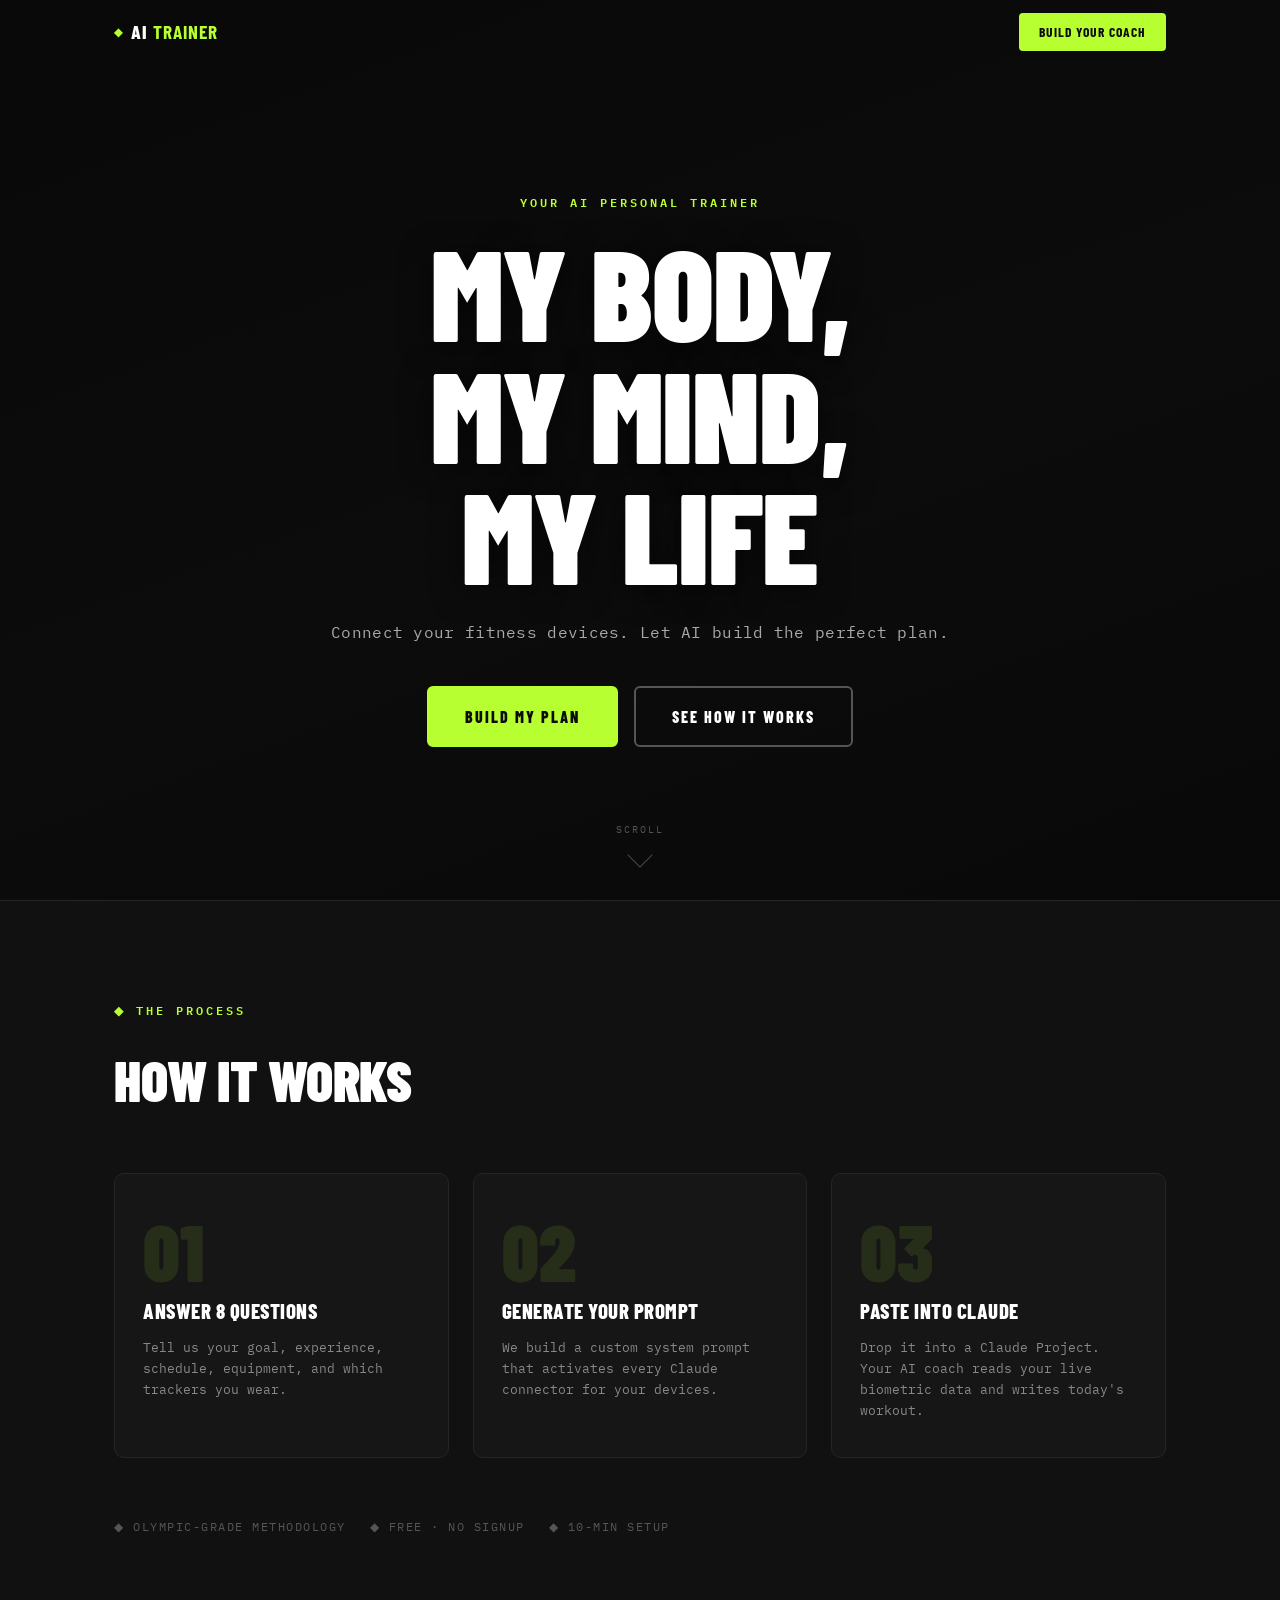
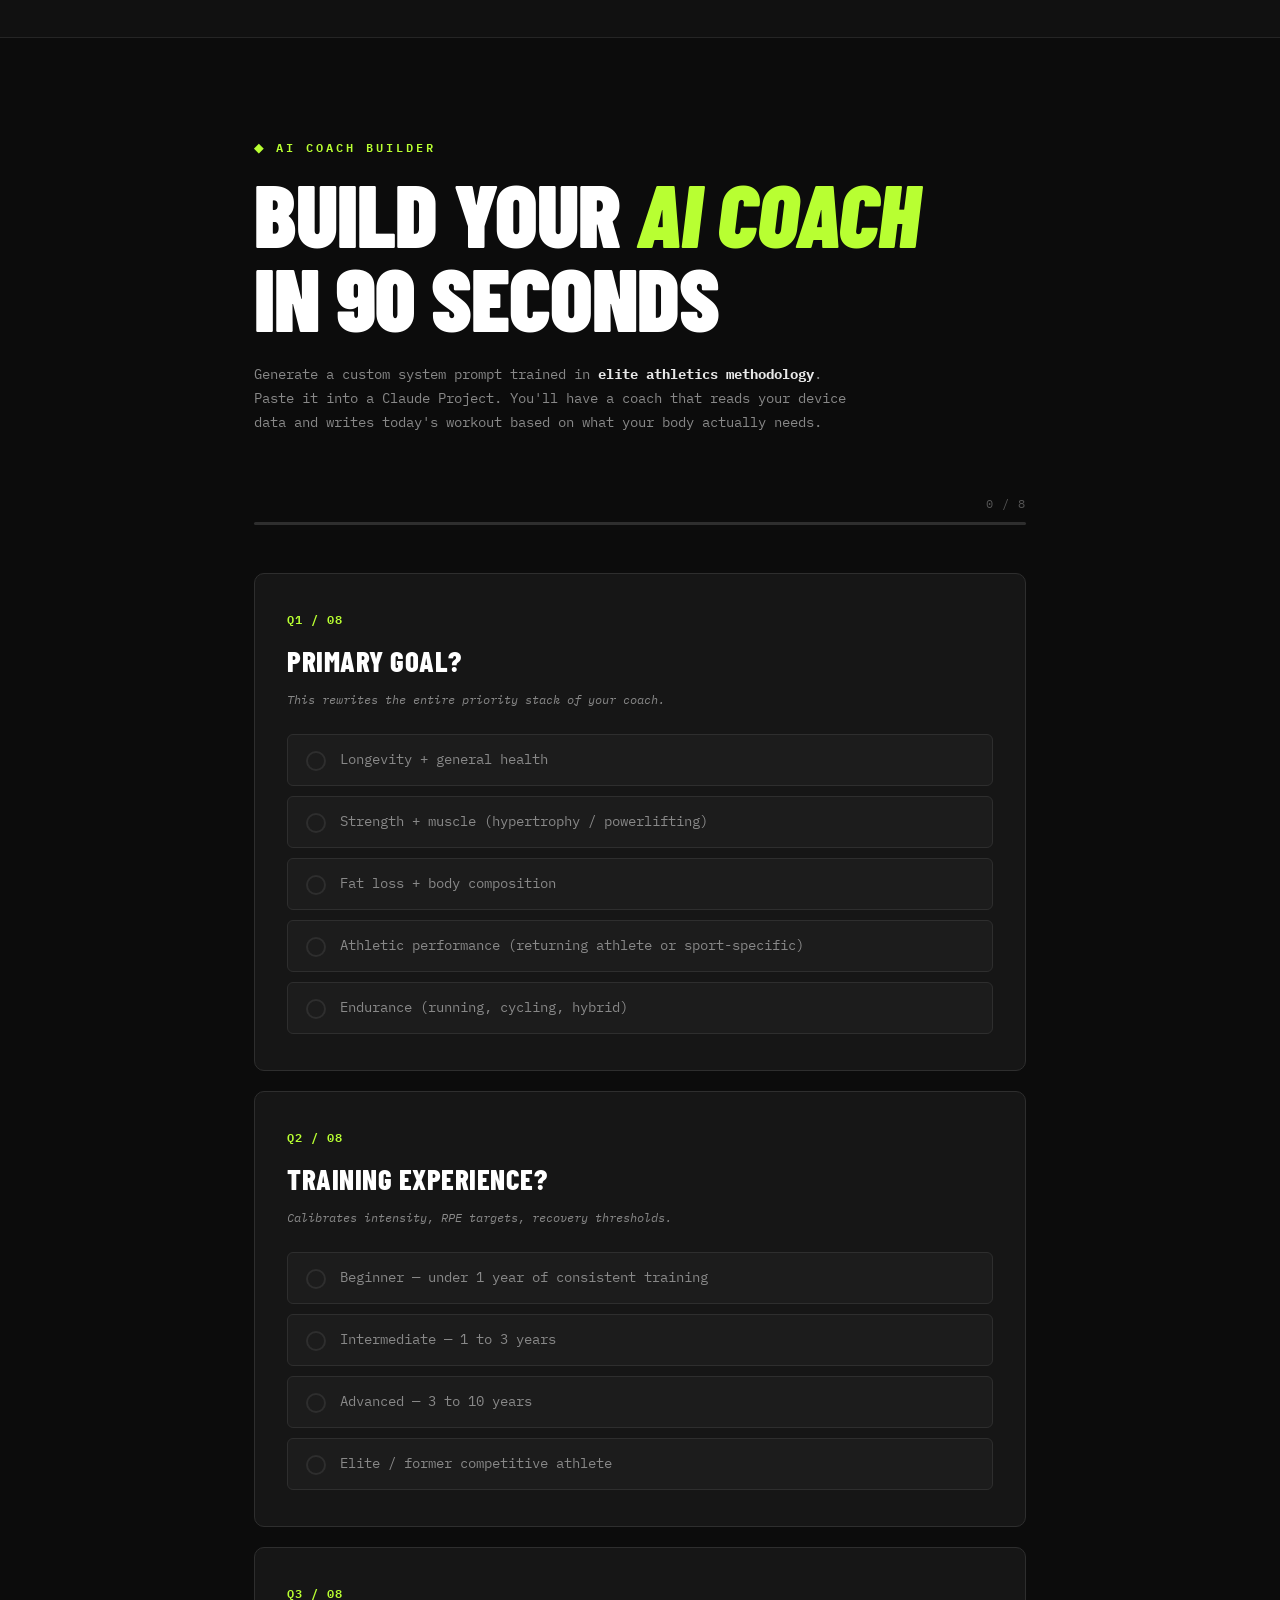
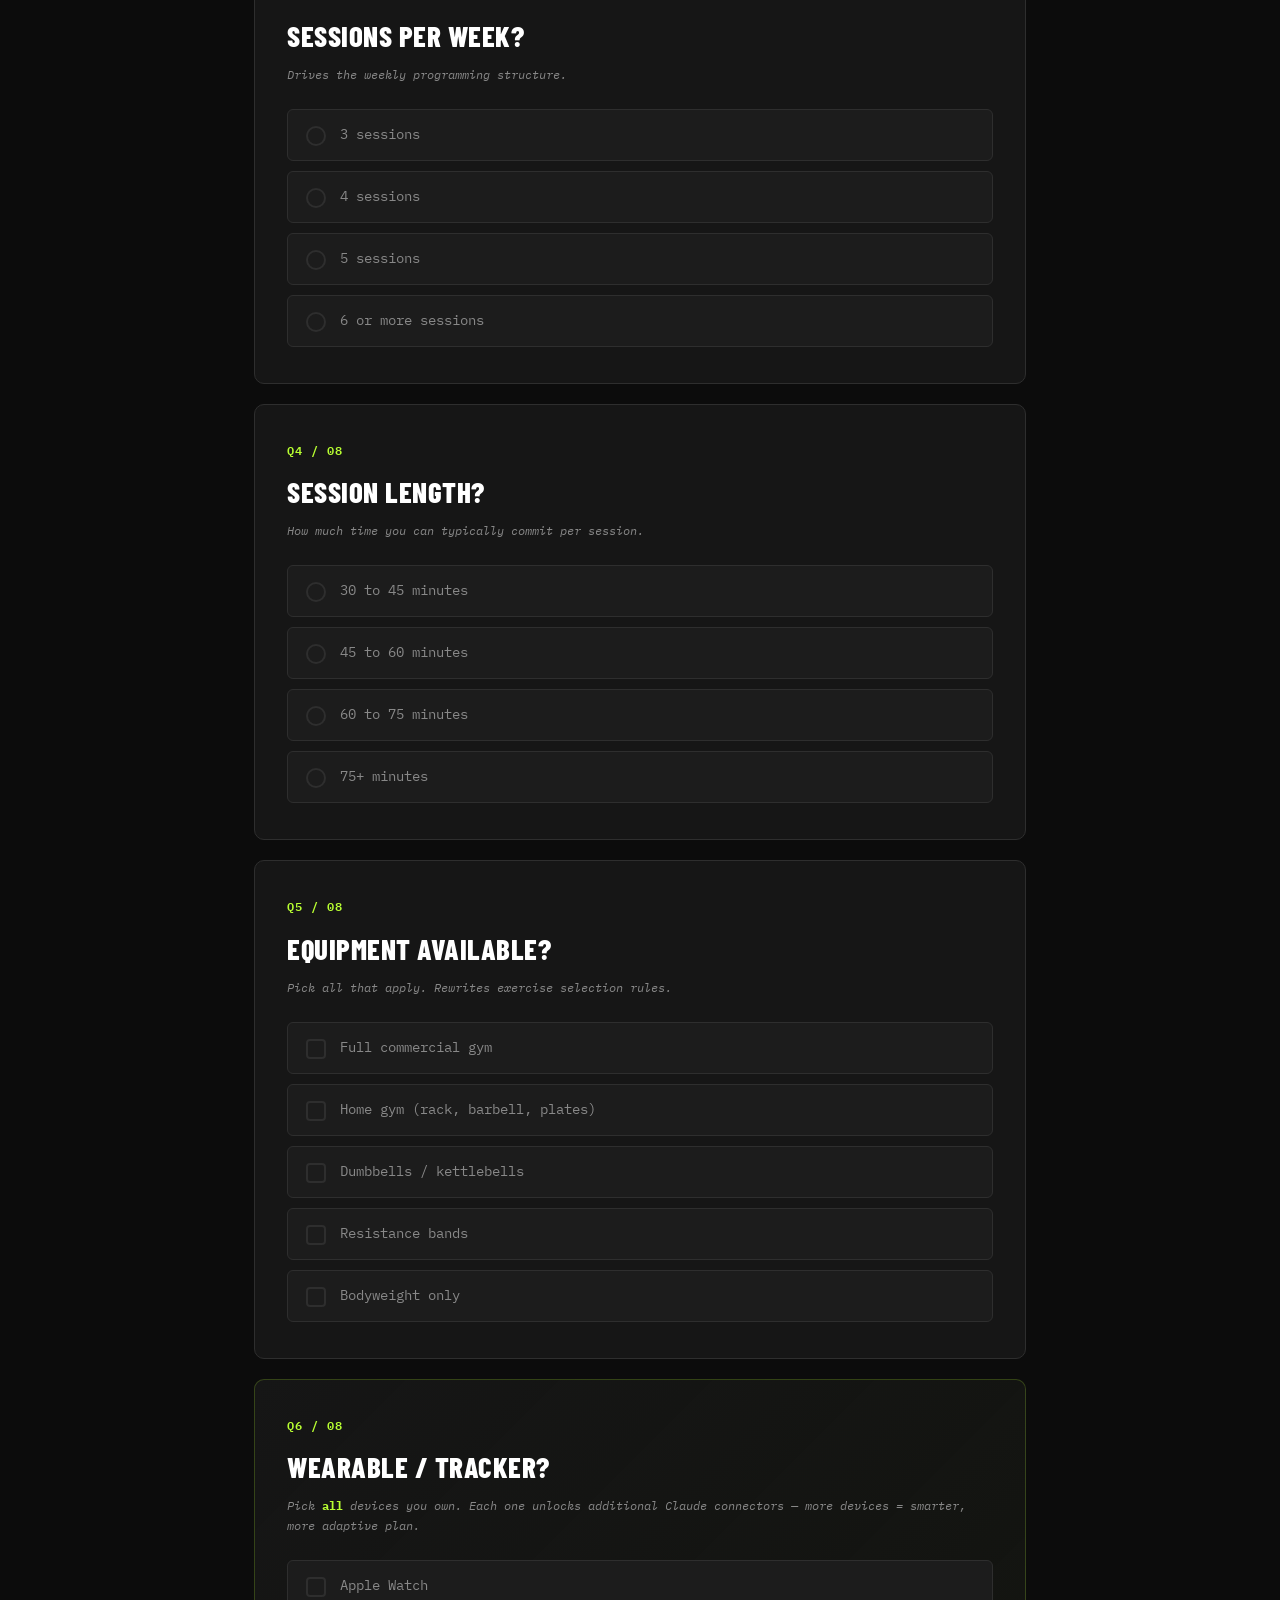
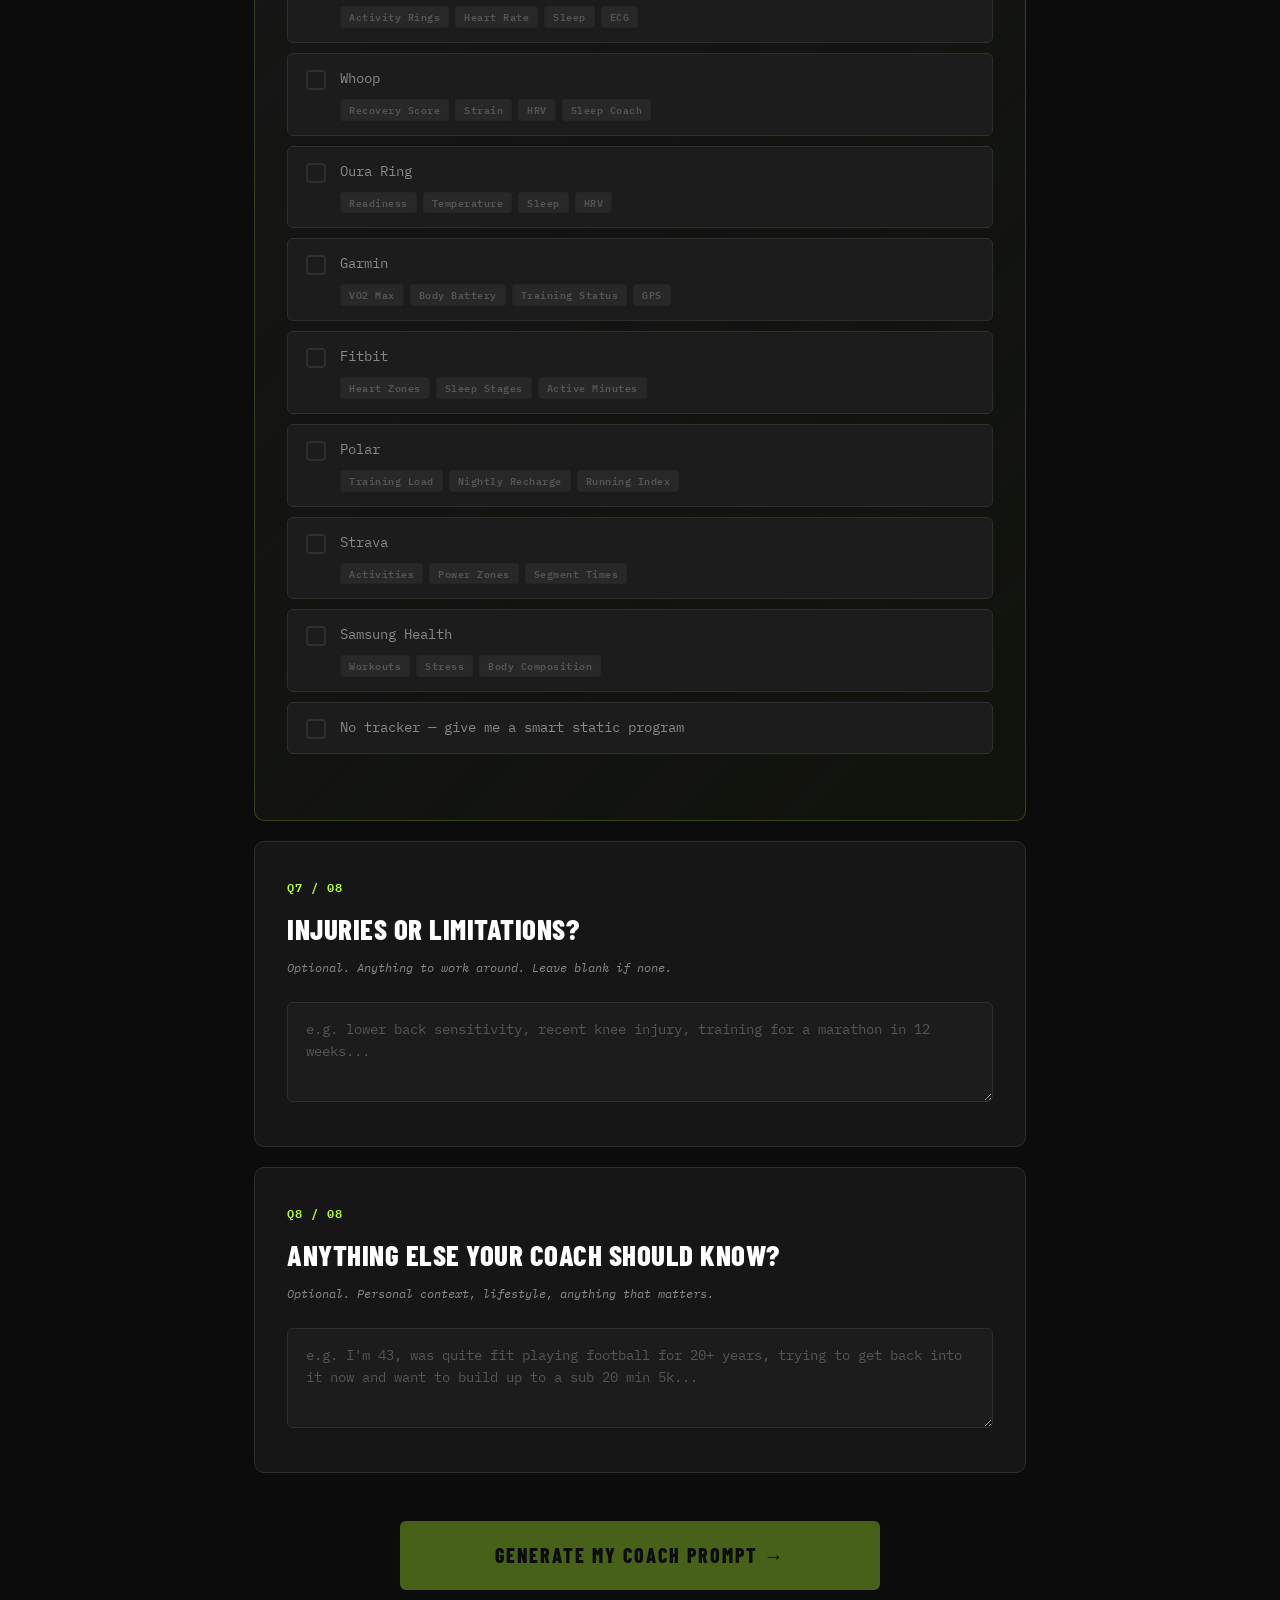
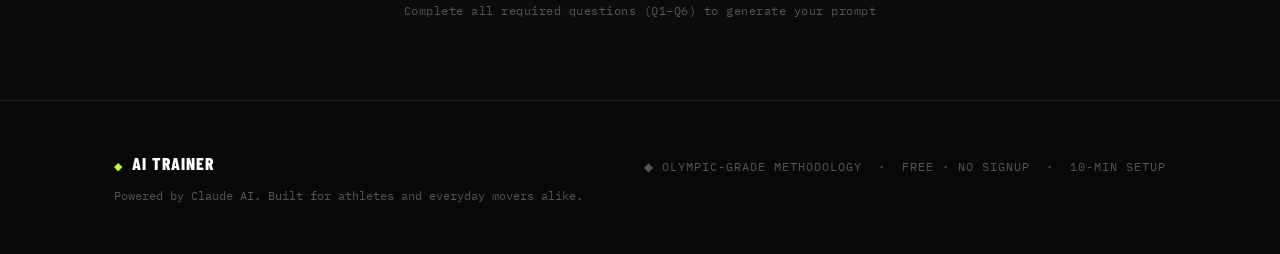
<file: src/index.html>
<!DOCTYPE html>
<html lang="en">
<head>
  <meta charset="UTF-8">
  <meta name="viewport" content="width=device-width, initial-scale=1.0">
  <link rel="stylesheet" href="styles.css">
  <title>AI Trainer — Build Your Coach</title>
  <link href="https://fonts.googleapis.com/css2?family=Barlow+Condensed:ital,wght@0,400;0,600;0,700;0,800;0,900;1,400;1,600;1,700&family=IBM+Plex+Mono:wght@400;500;600&display=swap" rel="stylesheet">
</head>
<body>

  <!-- NAV -->
  <nav class="navbar" id="navbar">
    <div class="nav-inner">
      <a href="#" class="nav-logo">
        <span class="logo-dot">◆</span>
        <span>AI <strong>TRAINER</strong></span>
      </a>
      <a href="#builder" class="nav-cta">Build Your Coach</a>
    </div>
  </nav>

  <!-- ══════════════ HERO ══════════════ -->
  <section class="hero" id="home">
    <div class="hero-overlay"></div>
    <div class="hero-content">
      <p class="hero-eyebrow">YOUR AI PERSONAL TRAINER</p>
      <h1 class="hero-title">MY BODY,<br>MY MIND,<br>MY LIFE</h1>
      <p class="hero-subtitle">Connect your fitness devices. Let AI build the perfect plan.</p>
      <div class="hero-actions">
        <a href="#builder" class="btn btn-primary">BUILD MY PLAN</a>
        <a href="#how-it-works" class="btn btn-ghost">See How It Works</a>
      </div>
    </div>
    <div class="hero-scroll">
      <span>Scroll</span>
      <div class="scroll-arrow"></div>
    </div>
  </section>

  <!-- ══════════════ HOW IT WORKS ══════════════ -->
  <section class="hiw-section" id="how-it-works">
    <div class="container">
      <p class="eyebrow">◆ THE PROCESS</p>
      <h2 class="hiw-title">How It Works</h2>
      <div class="hiw-grid">
        <div class="hiw-card">
          <div class="hiw-num">01</div>
          <h3>Answer 8 Questions</h3>
          <p>Tell us your goal, experience, schedule, equipment, and which trackers you wear.</p>
        </div>
        <div class="hiw-card">
          <div class="hiw-num">02</div>
          <h3>Generate Your Prompt</h3>
          <p>We build a custom system prompt that activates every Claude connector for your devices.</p>
        </div>
        <div class="hiw-card">
          <div class="hiw-num">03</div>
          <h3>Paste Into Claude</h3>
          <p>Drop it into a Claude Project. Your AI coach reads your live biometric data and writes today's workout.</p>
        </div>
      </div>
      <div class="hiw-badges">
        <span>◆ OLYMPIC-GRADE METHODOLOGY</span>
        <span>◆ FREE · NO SIGNUP</span>
        <span>◆ 10-MIN SETUP</span>
      </div>
    </div>
  </section>

  <!-- ══════════════ BUILDER ══════════════ -->
  <section class="builder-section" id="builder">
    <div class="builder-header">
      <div class="builder-brand">◆ AI COACH BUILDER</div>
      <h2 class="builder-title">BUILD YOUR <em>AI COACH</em><br>IN 90 SECONDS</h2>
      <p class="builder-sub">Generate a custom system prompt trained in <strong>elite athletics methodology</strong>. Paste it into a Claude Project. You'll have a coach that reads your device data and writes today's workout based on what your body actually needs.</p>
    </div>

    <!-- Progress bar -->
    <div class="progress-wrap">
      <div class="progress-label">
        <span id="progressText">0 / 8</span>
      </div>
      <div class="progress-track">
        <div class="progress-fill" id="progressFill" style="width:0%"></div>
      </div>
    </div>

    <div class="questions-wrap">

      <!-- Q1 -->
      <div class="q-card" data-q="1">
        <div class="q-num">Q1 / 08</div>
        <h3 class="q-title">PRIMARY GOAL?</h3>
        <p class="q-hint">This rewrites the entire priority stack of your coach.</p>
        <div class="options" data-type="radio" data-key="goal">
          <label class="option"><input type="radio" name="goal" value="longevity"><span class="opt-box"></span><span class="opt-label">Longevity + general health</span></label>
          <label class="option"><input type="radio" name="goal" value="strength"><span class="opt-box"></span><span class="opt-label">Strength + muscle (hypertrophy / powerlifting)</span></label>
          <label class="option"><input type="radio" name="goal" value="fat_loss"><span class="opt-box"></span><span class="opt-label">Fat loss + body composition</span></label>
          <label class="option"><input type="radio" name="goal" value="athletic"><span class="opt-box"></span><span class="opt-label">Athletic performance (returning athlete or sport-specific)</span></label>
          <label class="option"><input type="radio" name="goal" value="endurance"><span class="opt-box"></span><span class="opt-label">Endurance (running, cycling, hybrid)</span></label>
        </div>
      </div>

      <!-- Q2 -->
      <div class="q-card" data-q="2">
        <div class="q-num">Q2 / 08</div>
        <h3 class="q-title">TRAINING EXPERIENCE?</h3>
        <p class="q-hint">Calibrates intensity, RPE targets, recovery thresholds.</p>
        <div class="options" data-type="radio" data-key="experience">
          <label class="option"><input type="radio" name="experience" value="beginner"><span class="opt-box"></span><span class="opt-label">Beginner — under 1 year of consistent training</span></label>
          <label class="option"><input type="radio" name="experience" value="intermediate"><span class="opt-box"></span><span class="opt-label">Intermediate — 1 to 3 years</span></label>
          <label class="option"><input type="radio" name="experience" value="advanced"><span class="opt-box"></span><span class="opt-label">Advanced — 3 to 10 years</span></label>
          <label class="option"><input type="radio" name="experience" value="elite"><span class="opt-box"></span><span class="opt-label">Elite / former competitive athlete</span></label>
        </div>
      </div>

      <!-- Q3 -->
      <div class="q-card" data-q="3">
        <div class="q-num">Q3 / 08</div>
        <h3 class="q-title">SESSIONS PER WEEK?</h3>
        <p class="q-hint">Drives the weekly programming structure.</p>
        <div class="options" data-type="radio" data-key="sessions">
          <label class="option"><input type="radio" name="sessions" value="3"><span class="opt-box"></span><span class="opt-label">3 sessions</span></label>
          <label class="option"><input type="radio" name="sessions" value="4"><span class="opt-box"></span><span class="opt-label">4 sessions</span></label>
          <label class="option"><input type="radio" name="sessions" value="5"><span class="opt-box"></span><span class="opt-label">5 sessions</span></label>
          <label class="option"><input type="radio" name="sessions" value="6"><span class="opt-box"></span><span class="opt-label">6 or more sessions</span></label>
        </div>
      </div>

      <!-- Q4 -->
      <div class="q-card" data-q="4">
        <div class="q-num">Q4 / 08</div>
        <h3 class="q-title">SESSION LENGTH?</h3>
        <p class="q-hint">How much time you can typically commit per session.</p>
        <div class="options" data-type="radio" data-key="duration">
          <label class="option"><input type="radio" name="duration" value="30-45"><span class="opt-box"></span><span class="opt-label">30 to 45 minutes</span></label>
          <label class="option"><input type="radio" name="duration" value="45-60"><span class="opt-box"></span><span class="opt-label">45 to 60 minutes</span></label>
          <label class="option"><input type="radio" name="duration" value="60-75"><span class="opt-box"></span><span class="opt-label">60 to 75 minutes</span></label>
          <label class="option"><input type="radio" name="duration" value="75+"><span class="opt-box"></span><span class="opt-label">75+ minutes</span></label>
        </div>
      </div>

      <!-- Q5 -->
      <div class="q-card" data-q="5">
        <div class="q-num">Q5 / 08</div>
        <h3 class="q-title">EQUIPMENT AVAILABLE?</h3>
        <p class="q-hint">Pick all that apply. Rewrites exercise selection rules.</p>
        <div class="options" data-type="checkbox" data-key="equipment">
          <label class="option"><input type="checkbox" name="equipment" value="full_gym"><span class="opt-box"></span><span class="opt-label">Full commercial gym</span></label>
          <label class="option"><input type="checkbox" name="equipment" value="home_gym"><span class="opt-box"></span><span class="opt-label">Home gym (rack, barbell, plates)</span></label>
          <label class="option"><input type="checkbox" name="equipment" value="dumbbells"><span class="opt-box"></span><span class="opt-label">Dumbbells / kettlebells</span></label>
          <label class="option"><input type="checkbox" name="equipment" value="bands"><span class="opt-box"></span><span class="opt-label">Resistance bands</span></label>
          <label class="option"><input type="checkbox" name="equipment" value="bodyweight"><span class="opt-box"></span><span class="opt-label">Bodyweight only</span></label>
        </div>
      </div>

      <!-- Q6 — MULTI-SELECT TRACKERS -->
      <div class="q-card q-card--highlight" data-q="6">
        <div class="q-num">Q6 / 08</div>
        <h3 class="q-title">WEARABLE / TRACKER?</h3>
        <p class="q-hint">Pick <strong>all</strong> devices you own. Each one unlocks additional Claude connectors — more devices = smarter, more adaptive plan.</p>
        <div class="options" data-type="checkbox" data-key="trackers">
          <label class="option tracker-opt" data-connectors="apple_health_activity,apple_health_heart,apple_health_sleep,apple_health_mindfulness,apple_health_workouts">
            <input type="checkbox" name="trackers" value="apple_watch">
            <span class="opt-box"></span>
            <span class="opt-label">Apple Watch
              <span class="connector-pills">
                <span class="cpill">Activity Rings</span><span class="cpill">Heart Rate</span><span class="cpill">Sleep</span><span class="cpill">ECG</span>
              </span>
            </span>
          </label>
          <label class="option tracker-opt" data-connectors="whoop_recovery,whoop_strain,whoop_sleep,whoop_hrv,whoop_respiratory_rate">
            <input type="checkbox" name="trackers" value="whoop">
            <span class="opt-box"></span>
            <span class="opt-label">Whoop
              <span class="connector-pills">
                <span class="cpill">Recovery Score</span><span class="cpill">Strain</span><span class="cpill">HRV</span><span class="cpill">Sleep Coach</span>
              </span>
            </span>
          </label>
          <label class="option tracker-opt" data-connectors="oura_readiness,oura_sleep_score,oura_activity,oura_temperature,oura_hrv">
            <input type="checkbox" name="trackers" value="oura">
            <span class="opt-box"></span>
            <span class="opt-label">Oura Ring
              <span class="connector-pills">
                <span class="cpill">Readiness</span><span class="cpill">Temperature</span><span class="cpill">Sleep</span><span class="cpill">HRV</span>
              </span>
            </span>
          </label>
          <label class="option tracker-opt" data-connectors="garmin_activities,garmin_vo2max,garmin_stress,garmin_body_battery,garmin_sleep,garmin_training_status">
            <input type="checkbox" name="trackers" value="garmin">
            <span class="opt-box"></span>
            <span class="opt-label">Garmin
              <span class="connector-pills">
                <span class="cpill">VO2 Max</span><span class="cpill">Body Battery</span><span class="cpill">Training Status</span><span class="cpill">GPS</span>
              </span>
            </span>
          </label>
          <label class="option tracker-opt" data-connectors="fitbit_steps,fitbit_sleep,fitbit_heart_zones,fitbit_calories,fitbit_active_zone_minutes">
            <input type="checkbox" name="trackers" value="fitbit">
            <span class="opt-box"></span>
            <span class="opt-label">Fitbit
              <span class="connector-pills">
                <span class="cpill">Heart Zones</span><span class="cpill">Sleep Stages</span><span class="cpill">Active Minutes</span>
              </span>
            </span>
          </label>
          <label class="option tracker-opt" data-connectors="polar_training_load,polar_nightly_recharge,polar_orthostatic,polar_running_index">
            <input type="checkbox" name="trackers" value="polar">
            <span class="opt-box"></span>
            <span class="opt-label">Polar
              <span class="connector-pills">
                <span class="cpill">Training Load</span><span class="cpill">Nightly Recharge</span><span class="cpill">Running Index</span>
              </span>
            </span>
          </label>
          <label class="option tracker-opt" data-connectors="strava_activities,strava_segments,strava_power_zones,strava_training_load">
            <input type="checkbox" name="trackers" value="strava">
            <span class="opt-box"></span>
            <span class="opt-label">Strava
              <span class="connector-pills">
                <span class="cpill">Activities</span><span class="cpill">Power Zones</span><span class="cpill">Segment Times</span>
              </span>
            </span>
          </label>
          <label class="option tracker-opt" data-connectors="samsung_health_workout,samsung_health_sleep,samsung_health_stress,samsung_health_body_composition">
            <input type="checkbox" name="trackers" value="samsung">
            <span class="opt-box"></span>
            <span class="opt-label">Samsung Health
              <span class="connector-pills">
                <span class="cpill">Workouts</span><span class="cpill">Stress</span><span class="cpill">Body Composition</span>
              </span>
            </span>
          </label>
          <label class="option tracker-opt" data-connectors="">
            <input type="checkbox" name="trackers" value="no_tracker">
            <span class="opt-box"></span>
            <span class="opt-label">No tracker — give me a smart static program</span>
          </label>
        </div>
        <p class="tracker-note" id="connectorCount"></p>
      </div>

      <!-- Q7 -->
      <div class="q-card" data-q="7">
        <div class="q-num">Q7 / 08</div>
        <h3 class="q-title">INJURIES OR LIMITATIONS?</h3>
        <p class="q-hint">Optional. Anything to work around. Leave blank if none.</p>
        <textarea class="q-textarea" id="injuries" placeholder="e.g. lower back sensitivity, recent knee injury, training for a marathon in 12 weeks..."></textarea>
      </div>

      <!-- Q8 -->
      <div class="q-card" data-q="8">
        <div class="q-num">Q8 / 08</div>
        <h3 class="q-title">ANYTHING ELSE YOUR COACH SHOULD KNOW?</h3>
        <p class="q-hint">Optional. Personal context, lifestyle, anything that matters.</p>
        <textarea class="q-textarea" id="extra" placeholder="e.g. I'm 43, was quite fit playing football for 20+ years, trying to get back into it now and want to build up to a sub 20 min 5k..."></textarea>
      </div>

    </div><!-- /questions-wrap -->

    <!-- GENERATE BUTTON -->
    <div class="generate-wrap">
      <button class="btn-generate" id="generateBtn" onclick="generatePrompt()">
        GENERATE MY COACH PROMPT →
      </button>
      <p class="generate-hint" id="generateHint">Complete all required questions to generate your prompt</p>
    </div>

  </section>

  <!-- ══════════════ PROMPT OUTPUT ══════════════ -->
  <section class="output-section" id="output" style="display:none;">
    <div class="container">
      <p class="eyebrow">◆ YOUR PERSONALISED SYSTEM PROMPT</p>
      <h2 class="output-title">PASTE INTO A CLAUDE PROJECT</h2>
      <p class="output-sub">This prompt activates all connectors for your selected devices. Paste it as the <strong>System Prompt</strong> in a new Claude Project — then start chatting to get your plan.</p>

      <div class="prompt-card">
        <div class="prompt-card-header">
          <span class="prompt-card-label">◆ CLAUDE SYSTEM PROMPT — READY TO COPY</span>
          <button class="copy-btn" id="copyBtn" onclick="copyPrompt()">
            <span id="copyBtnText">COPY PROMPT</span>
          </button>
        </div>
        <pre class="prompt-pre" id="promptOutput"></pre>
      </div>

      <div class="connectors-activated" id="connectorsActivated"></div>

      <div class="next-steps-card">
        <h3>◆ NEXT STEPS</h3>
        <ol>
          <li>Click <strong>COPY PROMPT</strong> above</li>
          <li>Go to <a href="https://claude.ai" target="_blank" rel="noopener">claude.ai</a> → <strong>Projects</strong> → <strong>New Project</strong></li>
          <li>Paste as the <strong>Project Instructions / System Prompt</strong></li>
          <li>Claude will request access to each device connector — approve them all</li>
          <li>Ask: <em>"Write today's training session based on my current data"</em></li>
        </ol>
      </div>

      <div class="rebuild-wrap">
        <button class="btn-rebuild" onclick="scrollToBuilder()">← Rebuild My Prompt</button>
      </div>
    </div>
  </section>

  <!-- FOOTER -->
  <footer class="footer">
    <div class="container footer-inner">
      <div>
        <span class="logo-dot">◆</span>
        <strong> AI TRAINER</strong>
        <p>Powered by Claude AI. Built for athletes and everyday movers alike.</p>
      </div>
      <div class="footer-note">
        <p>◆ OLYMPIC-GRADE METHODOLOGY &nbsp;·&nbsp; FREE · NO SIGNUP &nbsp;·&nbsp; 10-MIN SETUP</p>
      </div>
    </div>
  </footer>

  <script src="app.js"></script>
</body>
</html>
</file>
<file: src/styles.css>
/* ===== RESET ===== */
*, *::before, *::after { box-sizing: border-box; margin: 0; padding: 0; }

:root {
  --lime: #b8ff32;
  --lime-dim: rgba(184,255,50,0.12);
  --lime-border: rgba(184,255,50,0.35);
  --bg: #0c0c0c;
  --bg2: #111111;
  --card: #161616;
  --card2: #1c1c1c;
  --border: #252525;
  --border2: #2e2e2e;
  --text: #e8e8e8;
  --text-muted: #888;
  --text-dim: #555;
  --white: #ffffff;
  --radius: 10px;
  --transition: 0.2s ease;
}

html { scroll-behavior: smooth; }
body {
  font-family: 'IBM Plex Mono', 'Courier New', monospace;
  background: var(--bg);
  color: var(--text);
  line-height: 1.6;
}
a { color: var(--lime); text-decoration: none; }

/* ===== NAV ===== */
.navbar {
  position: fixed; top: 0; left: 0; right: 0;
  z-index: 1000;
  background: transparent;
  transition: background var(--transition);
}
.navbar.scrolled {
  background: rgba(12,12,12,0.96);
  border-bottom: 1px solid var(--border);
  backdrop-filter: blur(8px);
}
.nav-inner {
  max-width: 1100px; margin: 0 auto; padding: 0 24px;
  height: 64px;
  display: flex; align-items: center; justify-content: space-between;
}
.nav-logo {
  font-family: 'Barlow Condensed', sans-serif;
  font-size: 1.2rem; font-weight: 800; letter-spacing: 1px;
  color: var(--white); display: flex; align-items: center; gap: 8px;
}
.nav-logo strong { color: var(--lime); }
.logo-dot { color: var(--lime); font-size: 0.7rem; }
.nav-cta {
  font-family: 'Barlow Condensed', sans-serif;
  font-size: 0.85rem; font-weight: 700; letter-spacing: 1px;
  text-transform: uppercase;
  background: var(--lime); color: #0c0c0c;
  padding: 8px 20px; border-radius: 4px;
  transition: opacity var(--transition);
}
.nav-cta:hover { opacity: 0.85; }

/* ===== BUTTONS ===== */
.btn {
  display: inline-flex; align-items: center; justify-content: center;
  font-family: 'Barlow Condensed', sans-serif;
  font-size: 1rem; font-weight: 800; letter-spacing: 2px;
  text-transform: uppercase;
  padding: 16px 36px; border-radius: 6px;
  border: 2px solid transparent;
  cursor: pointer; transition: all var(--transition);
  text-decoration: none;
}
.btn-primary {
  background: var(--lime); color: #0c0c0c; border-color: var(--lime);
}
.btn-primary:hover {
  opacity: 0.88; transform: translateY(-2px);
  box-shadow: 0 8px 28px rgba(184,255,50,0.3);
  color: #0c0c0c;
}
.btn-ghost {
  background: transparent; color: var(--white);
  border-color: rgba(255,255,255,0.3);
}
.btn-ghost:hover { border-color: var(--lime); color: var(--lime); }

/* ===== HERO ===== */
.hero {
  position: relative; min-height: 100vh;
  display: flex; align-items: center; justify-content: center; overflow: hidden;
  background: url('https://images.unsplash.com/photo-1534438327276-14e5300c3a48?w=1600&q=80') center/cover no-repeat;
}
.hero-overlay {
  position: absolute; inset: 0;
  background: linear-gradient(160deg, rgba(8,8,8,0.85) 0%, rgba(12,12,12,0.7) 55%, rgba(8,8,8,0.82) 100%);
}
.hero-content {
  position: relative; z-index: 2;
  text-align: center; padding: 120px 24px 80px;
  max-width: 820px;
}
.hero-eyebrow {
  font-family: 'IBM Plex Mono', monospace;
  font-size: 0.72rem; font-weight: 600; letter-spacing: 3px;
  color: var(--lime); margin-bottom: 20px; text-transform: uppercase;
}
.hero-title {
  font-family: 'Barlow Condensed', sans-serif;
  font-size: clamp(4rem, 10vw, 8rem);
  font-weight: 900; line-height: 0.95;
  color: var(--white); text-transform: uppercase;
  letter-spacing: -1px; margin-bottom: 24px;
  text-shadow: 0 4px 32px rgba(0,0,0,0.6);
}
.hero-subtitle {
  font-family: 'IBM Plex Mono', monospace;
  font-size: 1rem; color: rgba(255,255,255,0.65);
  margin-bottom: 40px; letter-spacing: 0.3px;
}
.hero-actions { display: flex; gap: 16px; justify-content: center; flex-wrap: wrap; }
.hero-scroll {
  position: absolute; bottom: 36px; left: 50%; transform: translateX(-50%);
  display: flex; flex-direction: column; align-items: center; gap: 8px;
  color: rgba(255,255,255,0.3); font-size: 0.65rem; letter-spacing: 2px; text-transform: uppercase;
}
.scroll-arrow {
  width: 18px; height: 18px;
  border-right: 1.5px solid rgba(255,255,255,0.25);
  border-bottom: 1.5px solid rgba(255,255,255,0.25);
  transform: rotate(45deg);
  animation: bounce 1.8s ease-in-out infinite;
}
@keyframes bounce {
  0%,100% { transform: rotate(45deg) translateY(0); opacity: 0.3; }
  50%      { transform: rotate(45deg) translateY(4px); opacity: 0.8; }
}

/* ===== HOW IT WORKS ===== */
.hiw-section {
  background: var(--bg2);
  border-top: 1px solid var(--border);
  border-bottom: 1px solid var(--border);
  padding: 100px 0;
}
.container { max-width: 1100px; margin: 0 auto; padding: 0 24px; }
.eyebrow {
  font-family: 'IBM Plex Mono', monospace;
  font-size: 0.72rem; font-weight: 600; letter-spacing: 3px;
  color: var(--lime); text-transform: uppercase; margin-bottom: 16px;
}
.hiw-title {
  font-family: 'Barlow Condensed', sans-serif;
  font-size: clamp(2.2rem, 5vw, 3.5rem);
  font-weight: 900; color: var(--white);
  text-transform: uppercase; letter-spacing: -0.5px;
  margin-bottom: 48px;
}
.hiw-grid {
  display: grid; grid-template-columns: repeat(auto-fit, minmax(280px, 1fr));
  gap: 24px; margin-bottom: 60px;
}
.hiw-card {
  background: var(--card); border: 1px solid var(--border);
  border-radius: var(--radius); padding: 36px 28px;
  transition: border-color var(--transition), transform var(--transition);
}
.hiw-card:hover { border-color: var(--lime-border); transform: translateY(-4px); }
.hiw-num {
  font-family: 'Barlow Condensed', sans-serif;
  font-size: 5rem; font-weight: 900;
  color: rgba(184,255,50,0.1); line-height: 1; margin-bottom: 4px;
}
.hiw-card h3 {
  font-family: 'Barlow Condensed', sans-serif;
  font-size: 1.3rem; font-weight: 800; text-transform: uppercase;
  color: var(--white); margin-bottom: 10px; letter-spacing: 0.5px;
}
.hiw-card p { font-size: 0.82rem; color: var(--text-muted); line-height: 1.6; }
.hiw-badges {
  display: flex; flex-wrap: wrap; gap: 24px;
}
.hiw-badges span {
  font-size: 0.72rem; letter-spacing: 1.5px; color: var(--text-dim);
  font-family: 'IBM Plex Mono', monospace;
}

/* ===== BUILDER SECTION ===== */
.builder-section {
  background: var(--bg);
  padding: 100px 0 80px;
  max-width: 820px;
  margin: 0 auto;
  padding-left: 24px;
  padding-right: 24px;
}
.builder-header { margin-bottom: 60px; }
.builder-brand {
  font-family: 'IBM Plex Mono', monospace;
  font-size: 0.72rem; font-weight: 600; letter-spacing: 3px;
  color: var(--lime); text-transform: uppercase; margin-bottom: 16px;
}
.builder-title {
  font-family: 'Barlow Condensed', sans-serif;
  font-size: clamp(3rem, 8vw, 5.5rem);
  font-weight: 900; line-height: 0.95;
  color: var(--white); text-transform: uppercase;
  letter-spacing: -1px; margin-bottom: 24px;
}
.builder-title em {
  font-style: italic; color: var(--lime);
}
.builder-sub {
  font-size: 0.88rem; color: var(--text-muted);
  line-height: 1.7; max-width: 600px;
}
.builder-sub strong { color: var(--text); }

/* ===== PROGRESS ===== */
.progress-wrap { margin-bottom: 48px; }
.progress-label {
  font-family: 'IBM Plex Mono', monospace;
  font-size: 0.72rem; color: var(--text-dim);
  letter-spacing: 1px; margin-bottom: 8px;
  text-align: right;
}
.progress-track {
  height: 3px; background: var(--border2);
  border-radius: 2px; overflow: hidden;
}
.progress-fill {
  height: 100%; background: var(--lime);
  border-radius: 2px; transition: width 0.4s ease;
}

/* ===== QUESTION CARDS ===== */
.questions-wrap { display: flex; flex-direction: column; gap: 20px; }

.q-card {
  background: var(--card);
  border: 1px solid var(--border2);
  border-radius: var(--radius);
  padding: 36px 32px;
}
.q-card--highlight {
  border-color: rgba(184,255,50,0.2);
  background: linear-gradient(135deg, var(--card) 0%, rgba(184,255,50,0.03) 100%);
}

.q-num {
  font-family: 'IBM Plex Mono', monospace;
  font-size: 0.72rem; font-weight: 600; letter-spacing: 1px;
  color: var(--lime); margin-bottom: 10px;
}
.q-title {
  font-family: 'Barlow Condensed', sans-serif;
  font-size: 1.8rem; font-weight: 800;
  text-transform: uppercase; letter-spacing: 0.5px;
  color: var(--white); margin-bottom: 6px;
}
.q-hint {
  font-family: 'IBM Plex Mono', monospace;
  font-size: 0.78rem; color: var(--text-muted);
  font-style: italic; margin-bottom: 24px;
}
.q-hint strong { color: var(--lime); font-style: normal; }

/* ===== OPTIONS ===== */
.options { display: flex; flex-direction: column; gap: 10px; }

.option {
  display: flex; align-items: flex-start; gap: 14px;
  background: var(--card2); border: 1px solid var(--border2);
  border-radius: 6px; padding: 14px 18px;
  cursor: pointer;
  transition: border-color var(--transition), background var(--transition);
  position: relative;
}
.option:hover {
  border-color: rgba(184,255,50,0.4);
  background: rgba(184,255,50,0.04);
}
.option input { display: none; }

.opt-box {
  width: 20px; height: 20px; min-width: 20px;
  border: 2px solid var(--border2);
  border-radius: 50%;
  margin-top: 2px;
  display: flex; align-items: center; justify-content: center;
  transition: all var(--transition);
  flex-shrink: 0;
}
/* checkbox = square */
.options[data-type="checkbox"] .opt-box {
  border-radius: 4px;
}

.opt-label {
  font-family: 'IBM Plex Mono', monospace;
  font-size: 0.88rem; color: var(--text-muted);
  line-height: 1.5;
  display: flex; flex-direction: column; gap: 8px;
  transition: color var(--transition);
}

/* Selected states */
.option.is-selected {
  border-color: var(--lime);
  background: rgba(184,255,50,0.06);
}
.option.is-selected .opt-box {
  border-color: var(--lime);
  background: var(--lime);
}
/* Radio dot */
.options[data-type="radio"] .option.is-selected .opt-box::after {
  content: '';
  width: 8px; height: 8px;
  background: #0c0c0c;
  border-radius: 50%;
}
/* Checkbox tick */
.options[data-type="checkbox"] .option.is-selected .opt-box::after {
  content: '✓';
  font-size: 0.7rem; font-weight: 900;
  color: #0c0c0c; line-height: 1;
}
.option.is-selected .opt-label { color: var(--white); }

/* ===== CONNECTOR PILLS ===== */
.connector-pills {
  display: flex; flex-wrap: wrap; gap: 6px; margin-top: 2px;
}
.cpill {
  font-size: 0.65rem; font-weight: 600; letter-spacing: 0.5px;
  background: rgba(255,255,255,0.05);
  border: 1px solid var(--border);
  color: var(--text-dim);
  padding: 2px 8px; border-radius: 3px;
  transition: all var(--transition);
}
.option.is-selected .cpill {
  background: rgba(184,255,50,0.12);
  border-color: rgba(184,255,50,0.3);
  color: var(--lime);
}

.tracker-note {
  font-family: 'IBM Plex Mono', monospace;
  font-size: 0.72rem; color: var(--lime);
  margin-top: 16px; letter-spacing: 0.5px;
  min-height: 1.2em;
}

/* ===== TEXTAREA ===== */
.q-textarea {
  width: 100%; background: var(--card2);
  border: 1px solid var(--border2);
  border-radius: 6px; color: var(--text);
  font-family: 'IBM Plex Mono', monospace;
  font-size: 0.85rem; padding: 16px 18px;
  line-height: 1.6; resize: vertical; min-height: 100px;
  outline: none; transition: border-color var(--transition);
}
.q-textarea:focus { border-color: var(--lime); }
.q-textarea::placeholder { color: var(--text-dim); }

/* ===== GENERATE BUTTON ===== */
.generate-wrap { margin-top: 48px; text-align: center; }
.btn-generate {
  font-family: 'Barlow Condensed', sans-serif;
  font-size: 1.25rem; font-weight: 800; letter-spacing: 2px;
  text-transform: uppercase;
  background: var(--lime); color: #0c0c0c;
  border: none; border-radius: 6px;
  padding: 22px 52px; cursor: pointer;
  transition: all var(--transition);
  width: 100%; max-width: 480px;
}
.btn-generate:hover {
  opacity: 0.88; transform: translateY(-2px);
  box-shadow: 0 12px 36px rgba(184,255,50,0.3);
}
.btn-generate:disabled { opacity: 0.35; cursor: not-allowed; transform: none; box-shadow: none; }
.generate-hint {
  font-family: 'IBM Plex Mono', monospace;
  font-size: 0.72rem; color: var(--text-dim);
  margin-top: 12px; letter-spacing: 0.5px;
}

/* ===== OUTPUT SECTION ===== */
.output-section {
  background: var(--bg2);
  border-top: 1px solid var(--border);
  padding: 100px 0;
}
.output-title {
  font-family: 'Barlow Condensed', sans-serif;
  font-size: clamp(2rem, 5vw, 3.5rem);
  font-weight: 900; text-transform: uppercase;
  color: var(--white); letter-spacing: -0.5px;
  margin-bottom: 12px;
}
.output-sub {
  font-family: 'IBM Plex Mono', monospace;
  font-size: 0.82rem; color: var(--text-muted);
  max-width: 640px; margin-bottom: 48px; line-height: 1.7;
}
.output-sub strong { color: var(--text); }

.prompt-card {
  background: var(--bg);
  border: 1px solid var(--lime-border);
  border-radius: var(--radius);
  overflow: hidden; margin-bottom: 28px;
  box-shadow: 0 0 40px rgba(184,255,50,0.06);
}
.prompt-card-header {
  background: var(--lime-dim);
  border-bottom: 1px solid rgba(184,255,50,0.2);
  padding: 14px 24px;
  display: flex; align-items: center; justify-content: space-between;
}
.prompt-card-label {
  font-family: 'IBM Plex Mono', monospace;
  font-size: 0.7rem; font-weight: 600; letter-spacing: 1.5px;
  color: var(--lime); text-transform: uppercase;
}
.copy-btn {
  font-family: 'Barlow Condensed', sans-serif;
  font-size: 0.82rem; font-weight: 800; letter-spacing: 1.5px;
  text-transform: uppercase;
  background: var(--lime); color: #0c0c0c;
  border: none; border-radius: 4px;
  padding: 8px 20px; cursor: pointer;
  transition: opacity var(--transition);
}
.copy-btn:hover { opacity: 0.85; }
.copy-btn.copied { background: #5adb94; }

.prompt-pre {
  padding: 28px 24px;
  font-family: 'IBM Plex Mono', monospace;
  font-size: 0.8rem; line-height: 1.75;
  color: #b0bcc8; white-space: pre-wrap; word-break: break-word;
  max-height: 560px; overflow-y: auto;
}
.prompt-pre::-webkit-scrollbar { width: 5px; }
.prompt-pre::-webkit-scrollbar-track { background: var(--bg2); }
.prompt-pre::-webkit-scrollbar-thumb { background: var(--lime); border-radius: 3px; }

.connectors-activated {
  display: flex; flex-wrap: wrap; gap: 8px; margin-bottom: 36px;
}
.connector-chip {
  font-family: 'IBM Plex Mono', monospace;
  font-size: 0.68rem; font-weight: 600; letter-spacing: 0.5px;
  background: var(--lime-dim); border: 1px solid var(--lime-border);
  color: var(--lime); padding: 5px 12px; border-radius: 20px;
}

.next-steps-card {
  background: var(--card); border: 1px solid var(--border2);
  border-radius: var(--radius); padding: 36px 40px;
  margin-bottom: 36px;
}
.next-steps-card h3 {
  font-family: 'Barlow Condensed', sans-serif;
  font-size: 1.2rem; font-weight: 800; text-transform: uppercase;
  color: var(--lime); letter-spacing: 1px; margin-bottom: 20px;
}
.next-steps-card ol {
  padding-left: 20px; display: flex; flex-direction: column; gap: 12px;
}
.next-steps-card li {
  font-family: 'IBM Plex Mono', monospace;
  font-size: 0.82rem; color: var(--text-muted); line-height: 1.5;
}
.next-steps-card li strong { color: var(--white); }
.next-steps-card li em { color: var(--lime); font-style: normal; }
.next-steps-card a { color: var(--lime); }

.rebuild-wrap { text-align: center; }
.btn-rebuild {
  font-family: 'Barlow Condensed', sans-serif;
  font-size: 0.9rem; font-weight: 700; letter-spacing: 1.5px;
  text-transform: uppercase;
  background: transparent; color: var(--text-muted);
  border: 1px solid var(--border2); border-radius: 6px;
  padding: 12px 28px; cursor: pointer;
  transition: all var(--transition);
}
.btn-rebuild:hover { color: var(--lime); border-color: var(--lime); }

/* ===== FOOTER ===== */
.footer {
  background: #080808; border-top: 1px solid var(--border);
  padding: 48px 0;
}
.footer-inner {
  display: flex; align-items: flex-start;
  justify-content: space-between; flex-wrap: wrap; gap: 24px;
}
.footer strong {
  font-family: 'Barlow Condensed', sans-serif;
  font-size: 1.1rem; font-weight: 800; letter-spacing: 1px; color: var(--white);
}
.footer p { font-size: 0.78rem; color: var(--text-dim); margin-top: 8px; }
.footer-note {
  font-family: 'IBM Plex Mono', monospace;
  font-size: 0.68rem; letter-spacing: 1px; color: var(--text-dim);
  text-align: right;
}

/* ===== RESPONSIVE ===== */
@media (max-width: 640px) {
  .builder-section { padding: 72px 20px; }
  .q-card { padding: 24px 20px; }
  .hero-title { font-size: 3.5rem; }
  .btn-generate { padding: 18px 28px; font-size: 1rem; }
  .next-steps-card { padding: 24px 20px; }
  .footer-inner { flex-direction: column; }
  .footer-note { text-align: left; }
}
</file>
